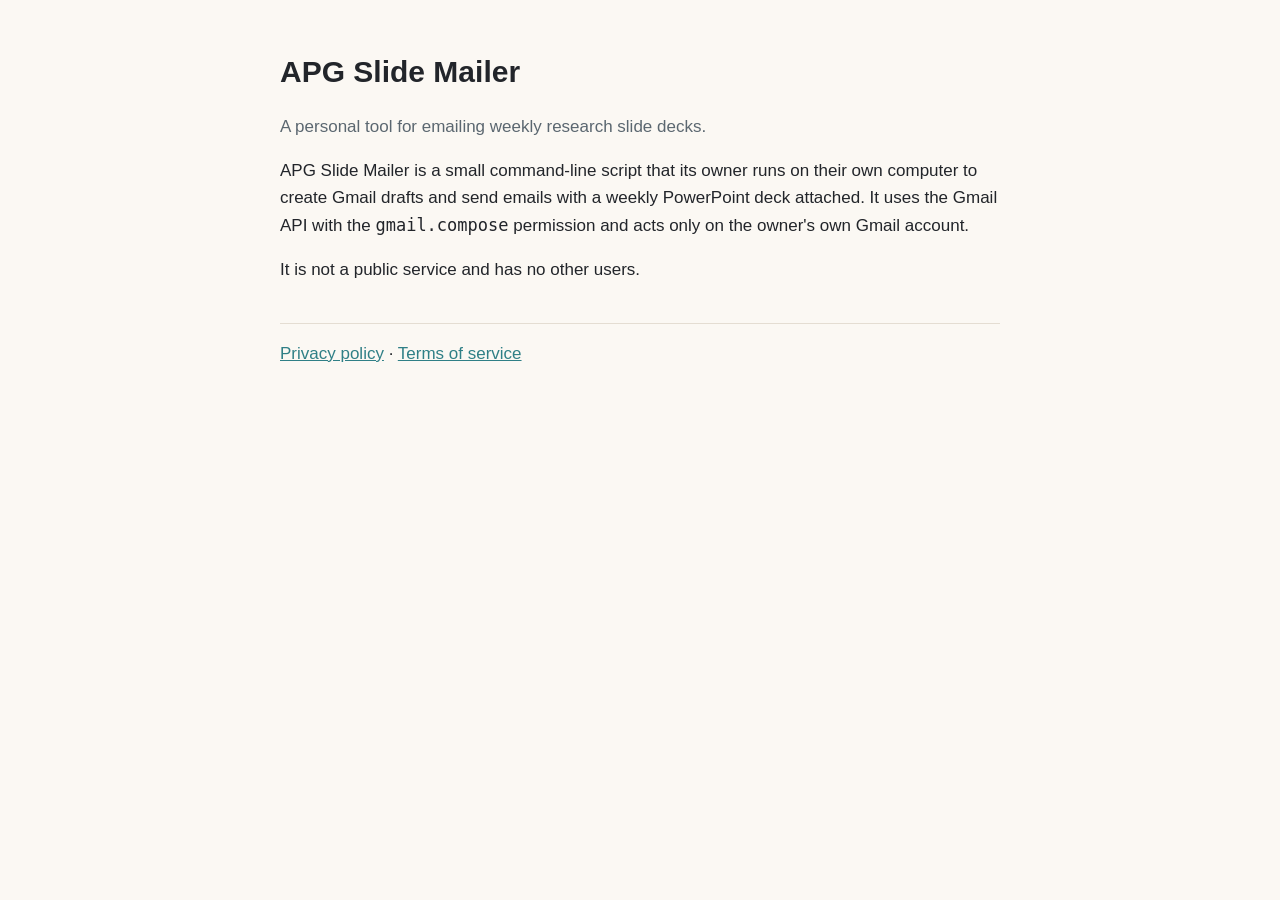
<file: index.html>
<!doctype html>
<html lang="en"><head><meta charset="utf-8"><meta name="viewport" content="width=device-width,initial-scale=1">
<title>APG Slide Mailer</title><link rel="stylesheet" href="style.css"></head>
<body><main>
<h1>APG Slide Mailer</h1>
<p class="muted">A personal tool for emailing weekly research slide decks.</p>
<p>APG Slide Mailer is a small command-line script that its owner runs on their own computer to create Gmail drafts and send emails with a weekly PowerPoint deck attached. It uses the Gmail API with the <code>gmail.compose</code> permission and acts only on the owner's own Gmail account.</p>
<p>It is not a public service and has no other users.</p>
<nav><a href="privacy.html">Privacy policy</a> · <a href="terms.html">Terms of service</a></nav>
</main></body></html>
</file>
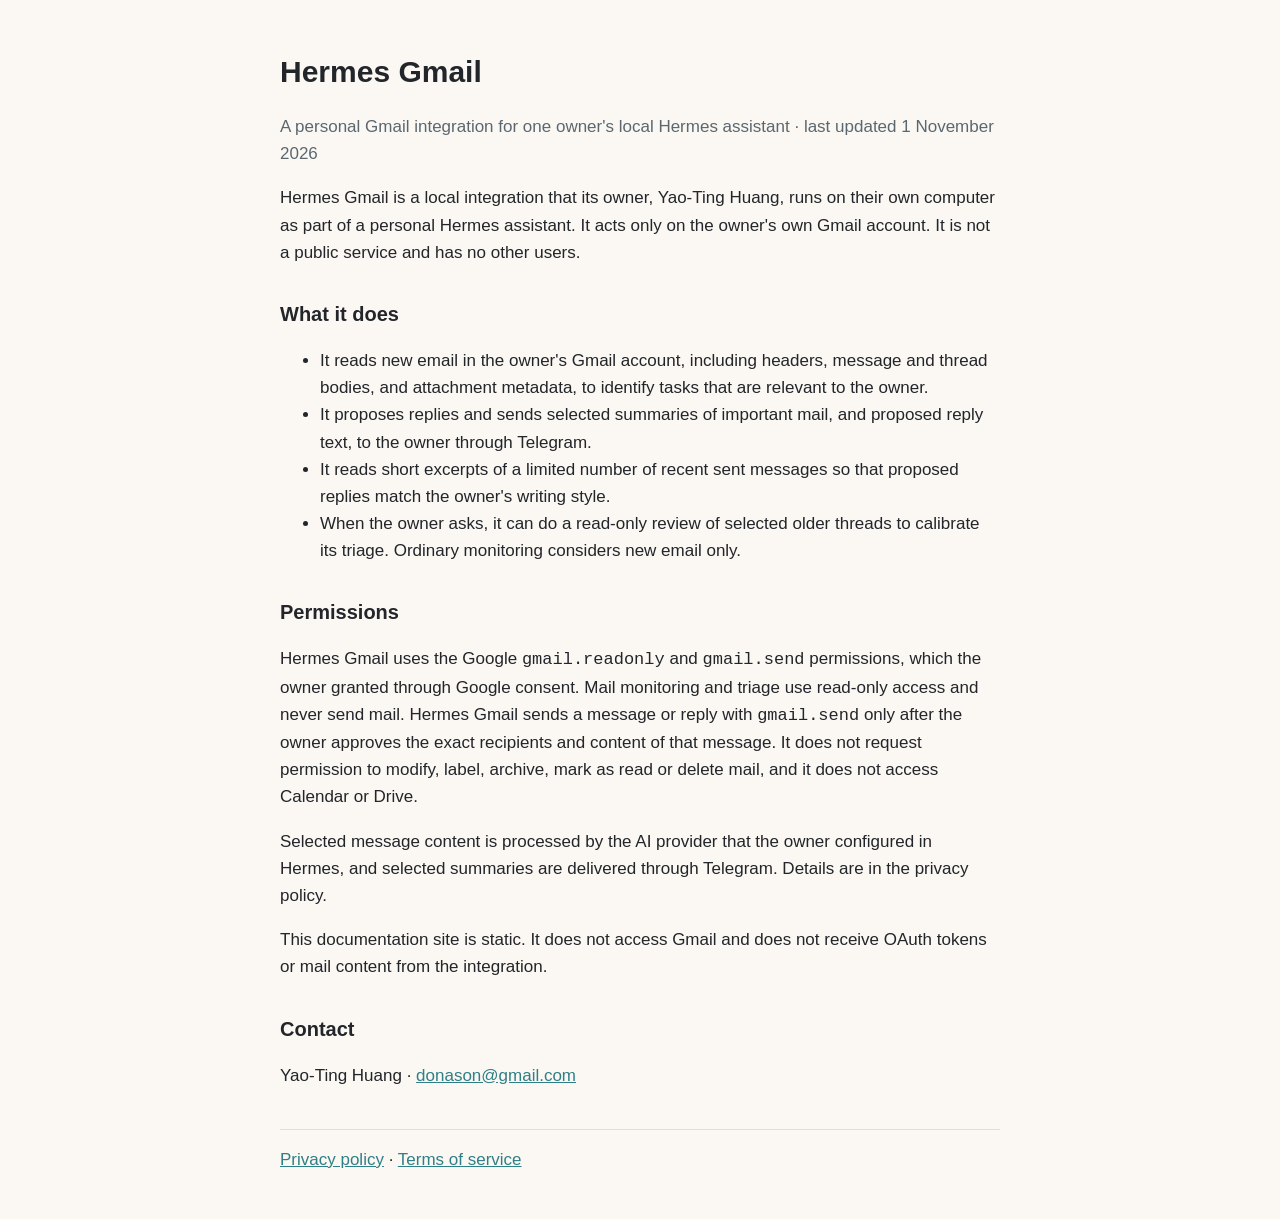
<file: hermes-gmail/index.html>
<!doctype html>
<html lang="en"><head><meta charset="utf-8"><meta name="viewport" content="width=device-width,initial-scale=1">
<title>Hermes Gmail</title><link rel="stylesheet" href="../style.css"></head>
<body><main>
<h1>Hermes Gmail</h1>
<p class="muted">A personal Gmail integration for one owner's local Hermes assistant · last updated 1 November 2026</p>
<p>Hermes Gmail is a local integration that its owner, Yao-Ting Huang, runs on their own computer as part of a personal Hermes assistant. It acts only on the owner's own Gmail account. It is not a public service and has no other users.</p>
<h2>What it does</h2>
<ul>
<li>It reads new email in the owner's Gmail account, including headers, message and thread bodies, and attachment metadata, to identify tasks that are relevant to the owner.</li>
<li>It proposes replies and sends selected summaries of important mail, and proposed reply text, to the owner through Telegram.</li>
<li>It reads short excerpts of a limited number of recent sent messages so that proposed replies match the owner's writing style.</li>
<li>When the owner asks, it can do a read-only review of selected older threads to calibrate its triage. Ordinary monitoring considers new email only.</li>
</ul>
<h2>Permissions</h2>
<p>Hermes Gmail uses the Google <code>gmail.readonly</code> and <code>gmail.send</code> permissions, which the owner granted through Google consent. Mail monitoring and triage use read-only access and never send mail. Hermes Gmail sends a message or reply with <code>gmail.send</code> only after the owner approves the exact recipients and content of that message. It does not request permission to modify, label, archive, mark as read or delete mail, and it does not access Calendar or Drive.</p>
<p>Selected message content is processed by the AI provider that the owner configured in Hermes, and selected summaries are delivered through Telegram. Details are in the privacy policy.</p>
<p>This documentation site is static. It does not access Gmail and does not receive OAuth tokens or mail content from the integration.</p>
<h2>Contact</h2>
<p>Yao-Ting Huang · <a href="mailto:donason@gmail.com">donason@gmail.com</a></p>
<nav><a href="privacy.html">Privacy policy</a> · <a href="terms.html">Terms of service</a></nav>
</main></body></html>
</file>
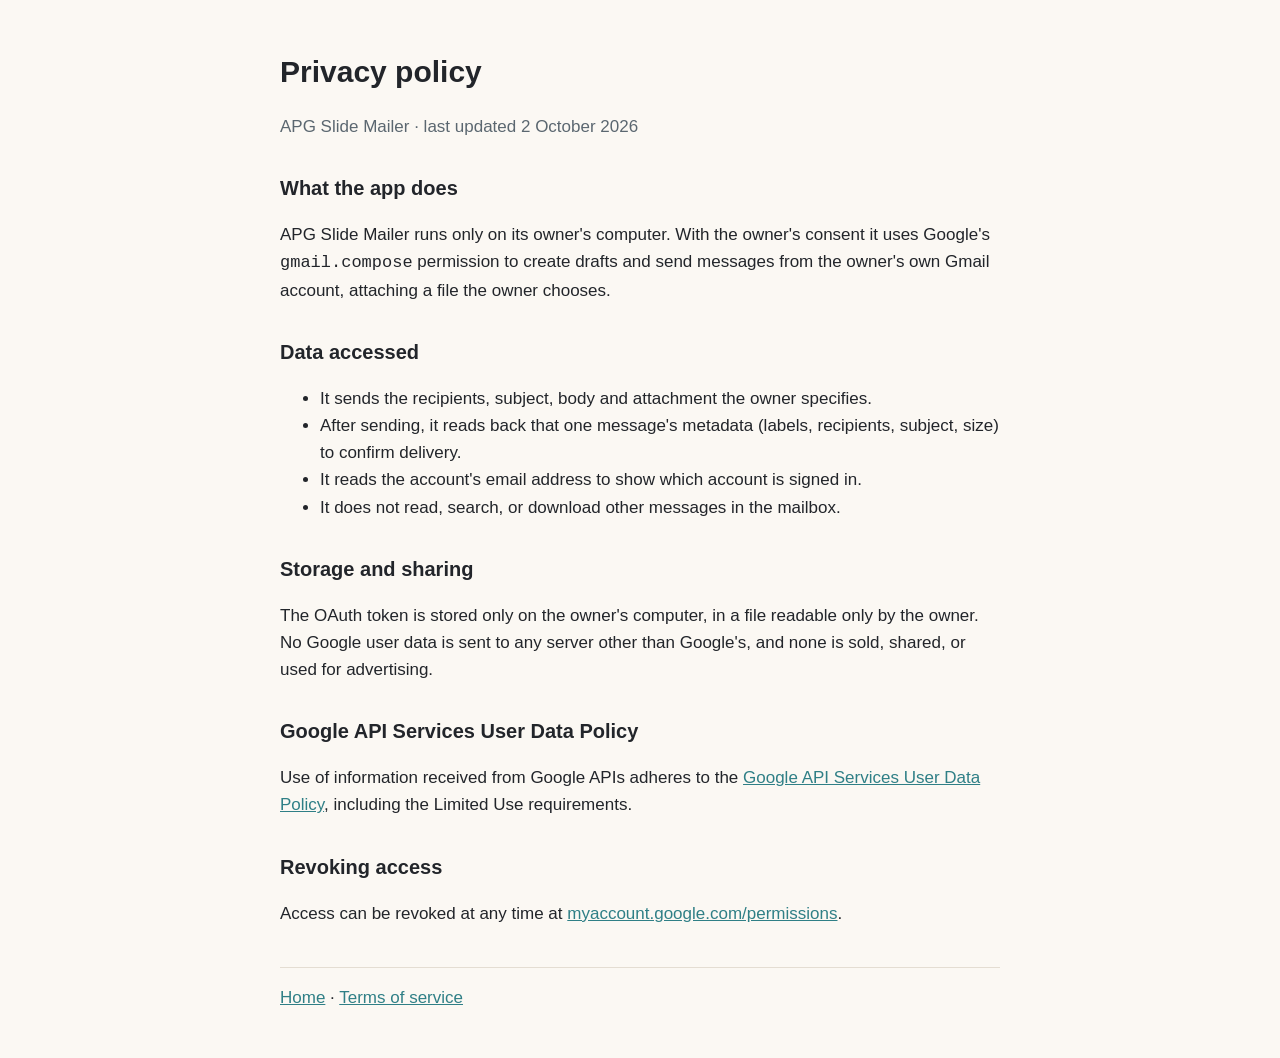
<file: privacy.html>
<!doctype html>
<html lang="en"><head><meta charset="utf-8"><meta name="viewport" content="width=device-width,initial-scale=1">
<title>Privacy Policy</title><link rel="stylesheet" href="style.css"></head>
<body><main>
<h1>Privacy policy</h1>
<p class="muted">APG Slide Mailer · last updated 2 October 2026</p>
<h2>What the app does</h2>
<p>APG Slide Mailer runs only on its owner's computer. With the owner's consent it uses Google's <code>gmail.compose</code> permission to create drafts and send messages from the owner's own Gmail account, attaching a file the owner chooses.</p>
<h2>Data accessed</h2>
<ul>
<li>It sends the recipients, subject, body and attachment the owner specifies.</li>
<li>After sending, it reads back that one message's metadata (labels, recipients, subject, size) to confirm delivery.</li>
<li>It reads the account's email address to show which account is signed in.</li>
<li>It does not read, search, or download other messages in the mailbox.</li>
</ul>
<h2>Storage and sharing</h2>
<p>The OAuth token is stored only on the owner's computer, in a file readable only by the owner. No Google user data is sent to any server other than Google's, and none is sold, shared, or used for advertising.</p>
<h2>Google API Services User Data Policy</h2>
<p>Use of information received from Google APIs adheres to the <a href="https://developers.google.com/terms/api-services-user-data-policy">Google API Services User Data Policy</a>, including the Limited Use requirements.</p>
<h2>Revoking access</h2>
<p>Access can be revoked at any time at <a href="https://myaccount.google.com/permissions">myaccount.google.com/permissions</a>.</p>
<nav><a href="index.html">Home</a> · <a href="terms.html">Terms of service</a></nav>
</main></body></html>
</file>
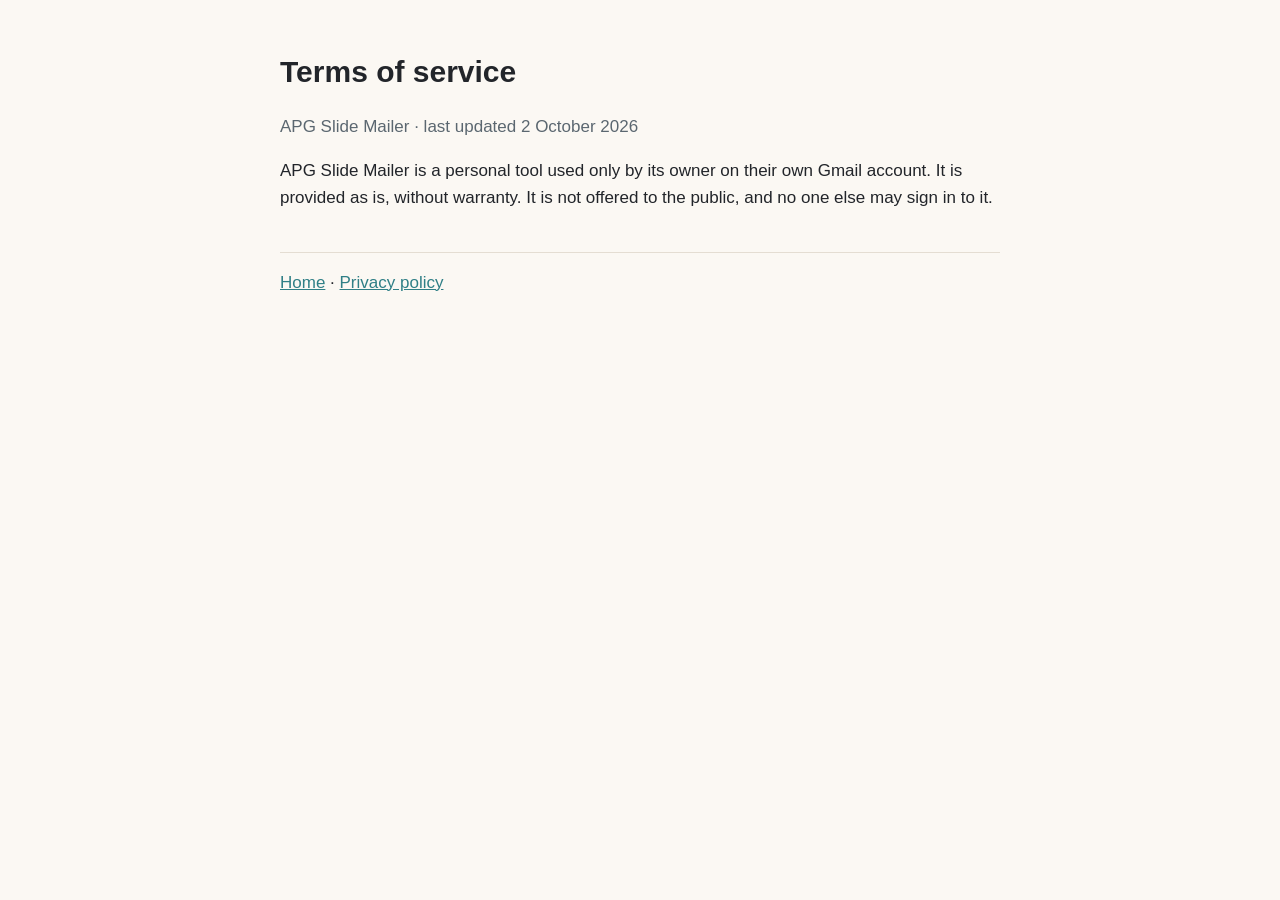
<file: terms.html>
<!doctype html>
<html lang="en"><head><meta charset="utf-8"><meta name="viewport" content="width=device-width,initial-scale=1">
<title>Terms of Service</title><link rel="stylesheet" href="style.css"></head>
<body><main>
<h1>Terms of service</h1>
<p class="muted">APG Slide Mailer · last updated 2 October 2026</p>
<p>APG Slide Mailer is a personal tool used only by its owner on their own Gmail account. It is provided as is, without warranty. It is not offered to the public, and no one else may sign in to it.</p>
<nav><a href="index.html">Home</a> · <a href="privacy.html">Privacy policy</a></nav>
</main></body></html>
</file>
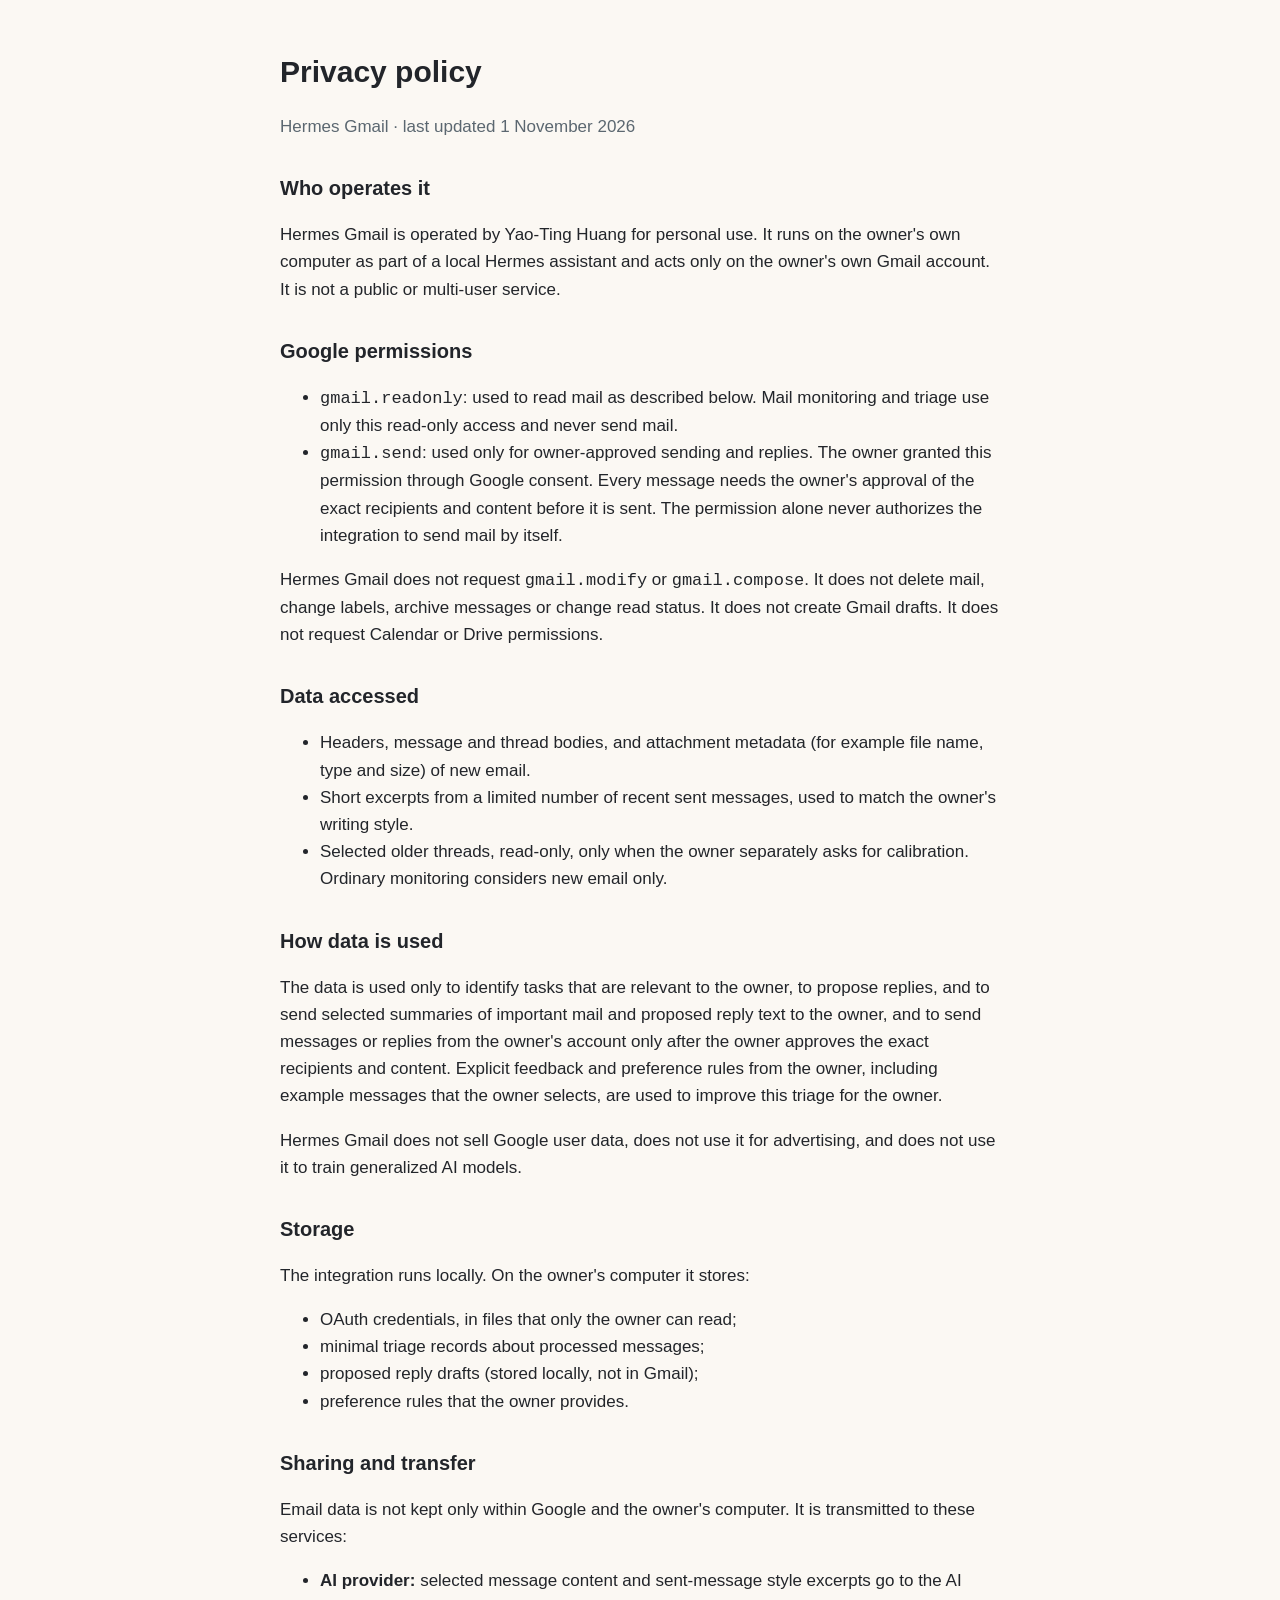
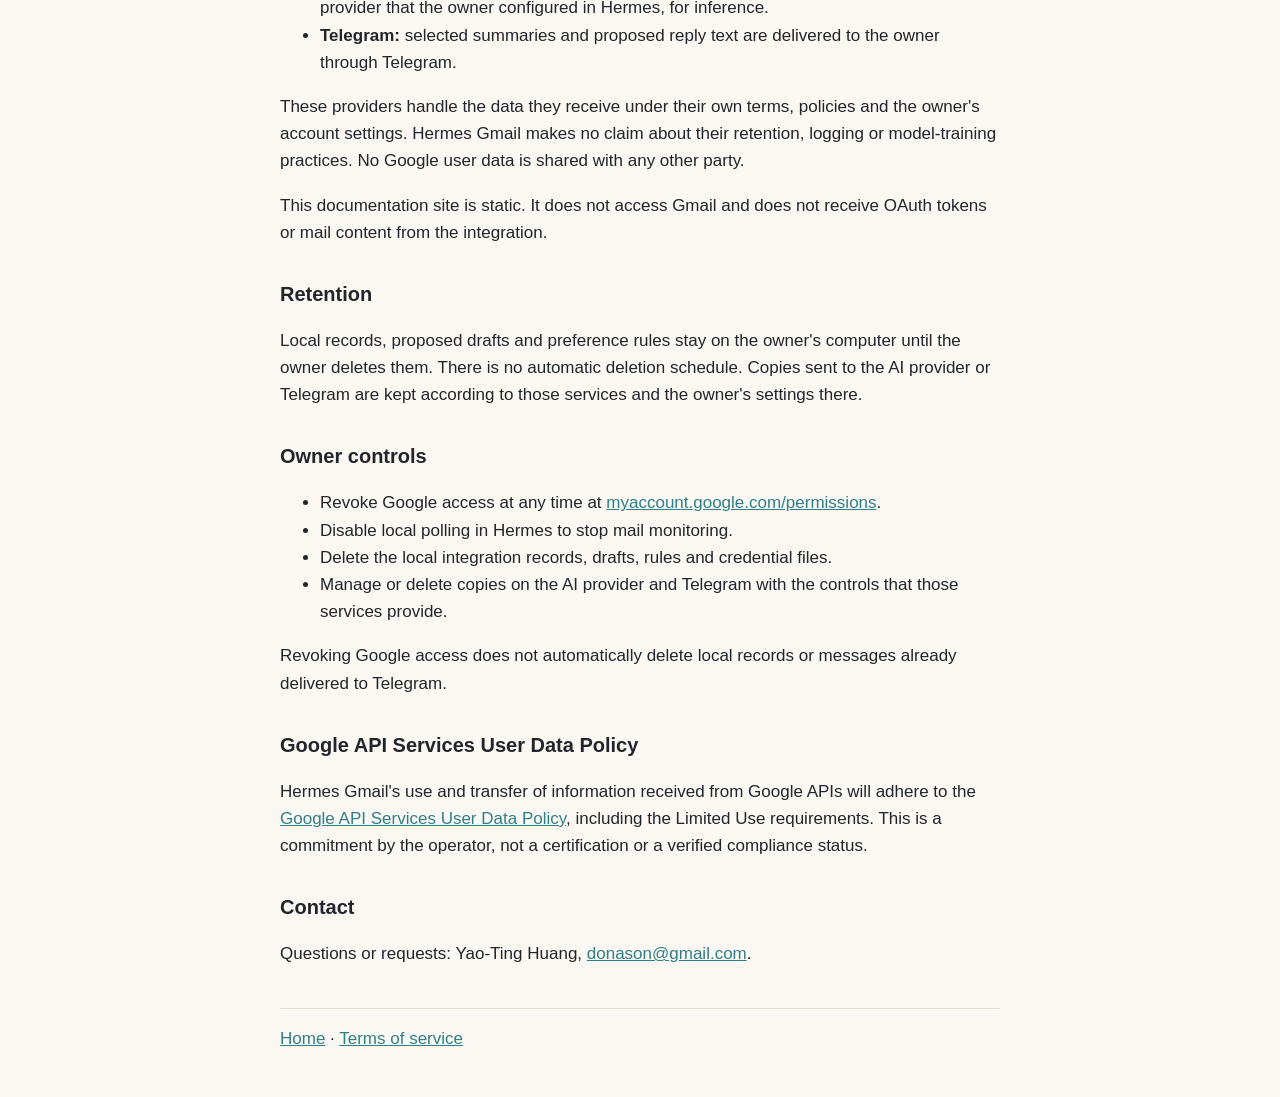
<file: hermes-gmail/privacy.html>
<!doctype html>
<html lang="en"><head><meta charset="utf-8"><meta name="viewport" content="width=device-width,initial-scale=1">
<title>Privacy Policy · Hermes Gmail</title><link rel="stylesheet" href="../style.css"></head>
<body><main>
<h1>Privacy policy</h1>
<p class="muted">Hermes Gmail · last updated 1 November 2026</p>
<h2>Who operates it</h2>
<p>Hermes Gmail is operated by Yao-Ting Huang for personal use. It runs on the owner's own computer as part of a local Hermes assistant and acts only on the owner's own Gmail account. It is not a public or multi-user service.</p>
<h2>Google permissions</h2>
<ul>
<li><code>gmail.readonly</code>: used to read mail as described below. Mail monitoring and triage use only this read-only access and never send mail.</li>
<li><code>gmail.send</code>: used only for owner-approved sending and replies. The owner granted this permission through Google consent. Every message needs the owner's approval of the exact recipients and content before it is sent. The permission alone never authorizes the integration to send mail by itself.</li>
</ul>
<p>Hermes Gmail does not request <code>gmail.modify</code> or <code>gmail.compose</code>. It does not delete mail, change labels, archive messages or change read status. It does not create Gmail drafts. It does not request Calendar or Drive permissions.</p>
<h2>Data accessed</h2>
<ul>
<li>Headers, message and thread bodies, and attachment metadata (for example file name, type and size) of new email.</li>
<li>Short excerpts from a limited number of recent sent messages, used to match the owner's writing style.</li>
<li>Selected older threads, read-only, only when the owner separately asks for calibration. Ordinary monitoring considers new email only.</li>
</ul>
<h2>How data is used</h2>
<p>The data is used only to identify tasks that are relevant to the owner, to propose replies, and to send selected summaries of important mail and proposed reply text to the owner, and to send messages or replies from the owner's account only after the owner approves the exact recipients and content. Explicit feedback and preference rules from the owner, including example messages that the owner selects, are used to improve this triage for the owner.</p>
<p>Hermes Gmail does not sell Google user data, does not use it for advertising, and does not use it to train generalized AI models.</p>
<h2>Storage</h2>
<p>The integration runs locally. On the owner's computer it stores:</p>
<ul>
<li>OAuth credentials, in files that only the owner can read;</li>
<li>minimal triage records about processed messages;</li>
<li>proposed reply drafts (stored locally, not in Gmail);</li>
<li>preference rules that the owner provides.</li>
</ul>
<h2>Sharing and transfer</h2>
<p>Email data is not kept only within Google and the owner's computer. It is transmitted to these services:</p>
<ul>
<li><strong>AI provider:</strong> selected message content and sent-message style excerpts go to the AI provider that the owner configured in Hermes, for inference.</li>
<li><strong>Telegram:</strong> selected summaries and proposed reply text are delivered to the owner through Telegram.</li>
</ul>
<p>These providers handle the data they receive under their own terms, policies and the owner's account settings. Hermes Gmail makes no claim about their retention, logging or model-training practices. No Google user data is shared with any other party.</p>
<p>This documentation site is static. It does not access Gmail and does not receive OAuth tokens or mail content from the integration.</p>
<h2>Retention</h2>
<p>Local records, proposed drafts and preference rules stay on the owner's computer until the owner deletes them. There is no automatic deletion schedule. Copies sent to the AI provider or Telegram are kept according to those services and the owner's settings there.</p>
<h2>Owner controls</h2>
<ul>
<li>Revoke Google access at any time at <a href="https://myaccount.google.com/permissions">myaccount.google.com/permissions</a>.</li>
<li>Disable local polling in Hermes to stop mail monitoring.</li>
<li>Delete the local integration records, drafts, rules and credential files.</li>
<li>Manage or delete copies on the AI provider and Telegram with the controls that those services provide.</li>
</ul>
<p>Revoking Google access does not automatically delete local records or messages already delivered to Telegram.</p>
<h2>Google API Services User Data Policy</h2>
<p>Hermes Gmail's use and transfer of information received from Google APIs will adhere to the <a href="https://developers.google.com/terms/api-services-user-data-policy">Google API Services User Data Policy</a>, including the Limited Use requirements. This is a commitment by the operator, not a certification or a verified compliance status.</p>
<h2>Contact</h2>
<p>Questions or requests: Yao-Ting Huang, <a href="mailto:donason@gmail.com">donason@gmail.com</a>.</p>
<nav><a href="index.html">Home</a> · <a href="terms.html">Terms of service</a></nav>
</main></body></html>
</file>
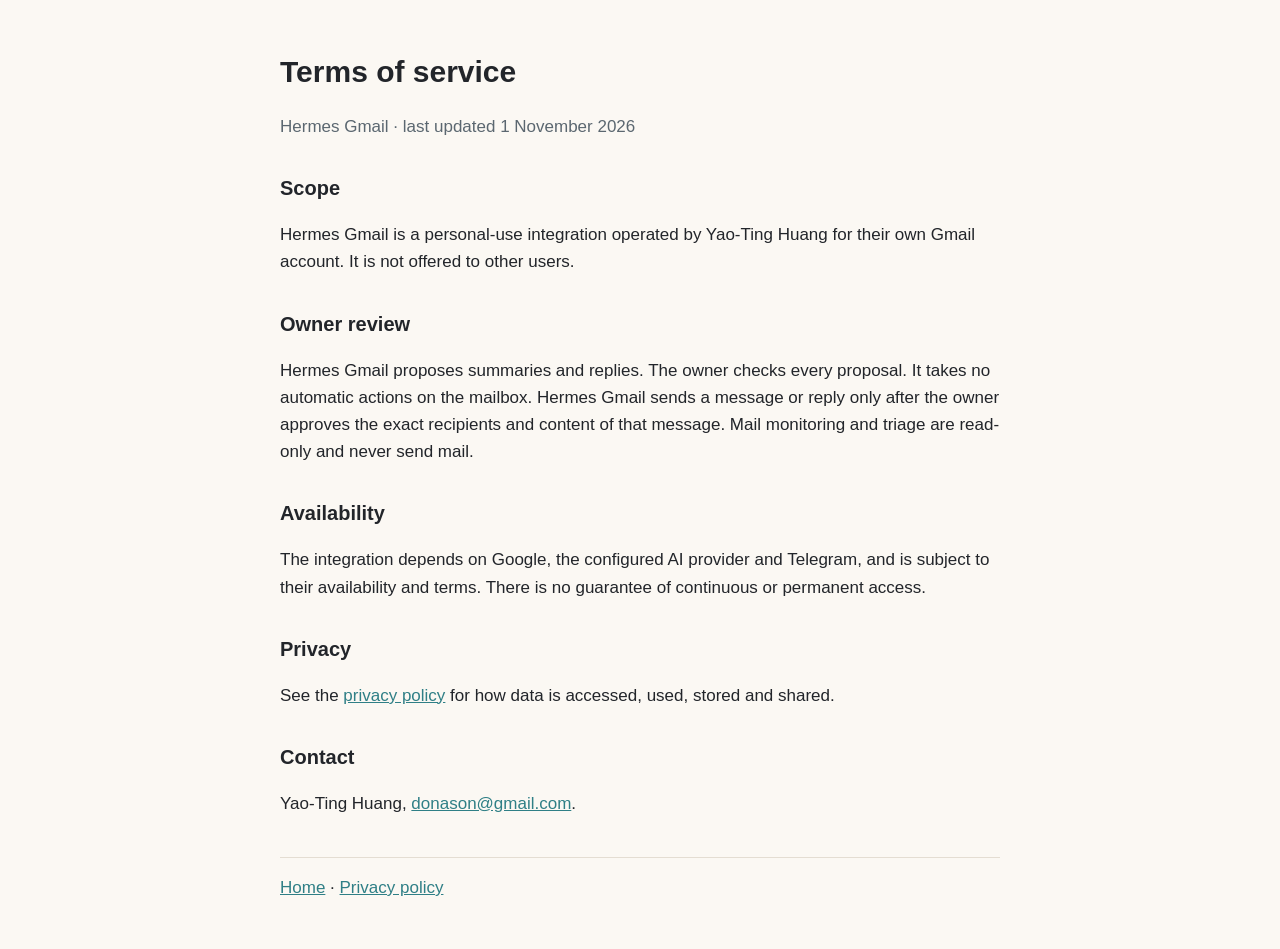
<file: hermes-gmail/terms.html>
<!doctype html>
<html lang="en"><head><meta charset="utf-8"><meta name="viewport" content="width=device-width,initial-scale=1">
<title>Terms of Service · Hermes Gmail</title><link rel="stylesheet" href="../style.css"></head>
<body><main>
<h1>Terms of service</h1>
<p class="muted">Hermes Gmail · last updated 1 November 2026</p>
<h2>Scope</h2>
<p>Hermes Gmail is a personal-use integration operated by Yao-Ting Huang for their own Gmail account. It is not offered to other users.</p>
<h2>Owner review</h2>
<p>Hermes Gmail proposes summaries and replies. The owner checks every proposal. It takes no automatic actions on the mailbox. Hermes Gmail sends a message or reply only after the owner approves the exact recipients and content of that message. Mail monitoring and triage are read-only and never send mail.</p>
<h2>Availability</h2>
<p>The integration depends on Google, the configured AI provider and Telegram, and is subject to their availability and terms. There is no guarantee of continuous or permanent access.</p>
<h2>Privacy</h2>
<p>See the <a href="privacy.html">privacy policy</a> for how data is accessed, used, stored and shared.</p>
<h2>Contact</h2>
<p>Yao-Ting Huang, <a href="mailto:donason@gmail.com">donason@gmail.com</a>.</p>
<nav><a href="index.html">Home</a> · <a href="privacy.html">Privacy policy</a></nav>
</main></body></html>
</file>
<file: style.css>
:root{--bg:#FBF8F3;--ink:#22252A;--muted:#5B6770;--teal:#2F7F86;--line:#E4DDD2}
@media (prefers-color-scheme:dark){:root{--bg:#1B2124;--ink:#EDE8DF;--muted:#A9B3B6;--teal:#8FD3C7;--line:#33403F}}
body{background:var(--bg);color:var(--ink);font:17px/1.6 -apple-system,"Helvetica Neue",Arial,sans-serif;margin:0;padding:48px 16px}
main{max-width:720px;margin:0 auto}h1{font-size:30px;margin:0 0 8px}h2{font-size:20px;margin:32px 0 8px}
p,li{color:var(--ink)}.muted{color:var(--muted)}a{color:var(--teal)}nav{border-top:1px solid var(--line);margin-top:40px;padding-top:16px}
</file>
